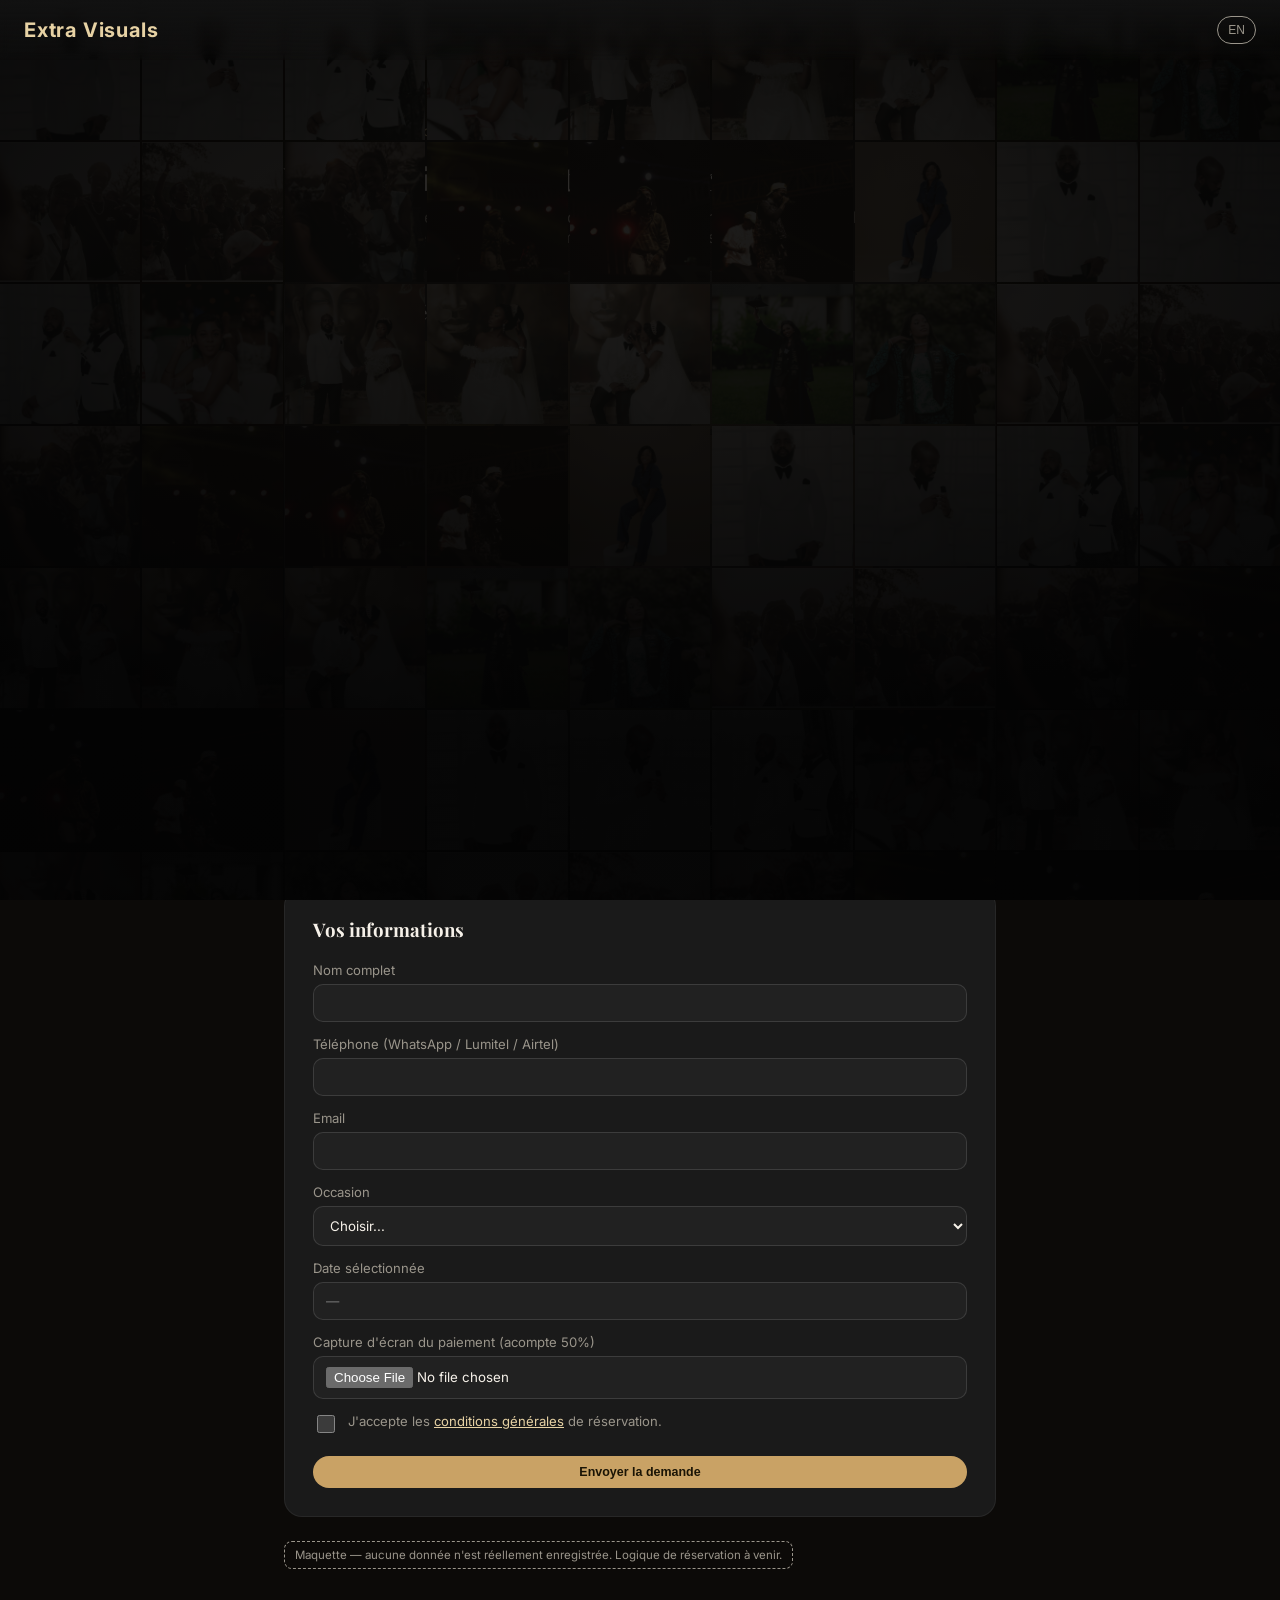
<file: booking.html>
<!doctype html>
<html lang="fr">
<head>
<meta charset="utf-8" />
<meta name="viewport" content="width=device-width, initial-scale=1" />
<title>Réservation / Booking</title>
<link rel="stylesheet" href="shared/style.css" />
<style>
  .wrap { max-width: 760px; margin: 0 auto; padding: 120px 24px 80px; }
  .back { color: var(--gold-soft); font-size: 0.85rem; }
  .panel {
    background: var(--panel);
    border-radius: 18px;
    padding: 28px;
    margin-top: 24px;
    border: 1px solid rgba(255,255,255,0.06);
  }
  .cal {
    display: grid;
    grid-template-columns: repeat(7, 1fr);
    gap: 6px;
    margin-top: 16px;
  }
  .day {
    aspect-ratio: 1;
    border-radius: 8px;
    display: flex; align-items: center; justify-content: center;
    font-size: 0.85rem;
    background: rgba(255,255,255,0.04);
    transition: transform 0.15s ease, background 0.2s ease, box-shadow 0.2s ease;
    animation: dayIn 0.35s ease backwards;
  }
  @keyframes dayIn {
    from { opacity: 0; transform: translateY(4px) scale(0.92); }
    to { opacity: 1; transform: none; }
  }
  .day.avail { background: rgba(201,162,101,0.18); color: var(--gold-soft); cursor: pointer; }
  .day.avail:hover { transform: translateY(-2px) scale(1.06); background: rgba(201,162,101,0.3); }
  .day.pending { background: rgba(230,180,60,0.18); color: #e6b43c; }
  .day.booked { background: rgba(255,255,255,0.03); color: var(--muted); text-decoration: line-through; }
  .day.selected {
    background: var(--gold); color: #1a1405; font-weight: 700;
    box-shadow: 0 0 0 3px rgba(201,162,101,0.35);
    transform: scale(1.08);
  }
  .legend { display: flex; gap: 18px; margin-top: 14px; font-size: 0.78rem; color: var(--muted); flex-wrap: wrap; }
  .legend span::before { content: "●"; margin-right: 6px; }
  .legend .l-avail::before { color: var(--gold-soft); }
  .legend .l-pending::before { color: #e6b43c; }
  .legend .l-booked::before { color: var(--muted); }
  form { display: grid; gap: 14px; margin-top: 20px; }
  label { font-size: 0.82rem; color: var(--muted); display: block; margin-bottom: 6px; }
  input, select, textarea {
    width: 100%; padding: 10px 12px; border-radius: 10px;
    border: 1px solid rgba(255,255,255,0.12);
    background: rgba(255,255,255,0.03); color: var(--cream);
    font-family: 'Inter', sans-serif;
  }
  select option { background: var(--ink); color: var(--cream); }
  .notice {
    margin-top: 16px; padding: 14px; border-radius: 10px;
    background: rgba(201,162,101,0.1); border: 1px solid rgba(201,162,101,0.3);
    font-size: 0.85rem; color: var(--gold-soft);
    animation: dayIn 0.3s ease;
  }
  .submit-btn { margin-top: 6px; }
  .stub-tag {
    display: inline-block; margin-top: 24px; font-size: 0.72rem;
    color: var(--muted); border: 1px dashed var(--muted); padding: 6px 10px; border-radius: 8px;
  }
  .terms-row {
    display: flex; align-items: flex-start; gap: 10px;
    font-size: 0.82rem; color: var(--muted);
  }
  .terms-row input[type="checkbox"] {
    width: 18px; height: 18px; margin-top: 2px; accent-color: var(--gold); flex-shrink: 0;
  }
  .terms-link {
    color: var(--gold-soft); text-decoration: underline; cursor: pointer; background: none; border: none;
    font-size: inherit; padding: 0; font-family: inherit;
  }
  .terms-box {
    display: none;
    margin-top: 12px; padding: 14px; border-radius: 10px;
    background: rgba(255,255,255,0.03); border: 1px solid rgba(255,255,255,0.1);
    font-size: 0.8rem; color: var(--muted); line-height: 1.6; max-height: 220px; overflow-y: auto;
  }
  .terms-box.open { display: block; }
</style>
</head>
<body data-lang="fr">

<div class="bg-grid" id="bgGrid" aria-hidden="true"></div>

<div class="topbar">
  <a class="brand" href="variant-c.html">Extra Visuals</a>
  <button class="lang-toggle" id="langBtn">EN</button>
</div>

<div class="wrap">
  <a class="back" href="javascript:history.back()">
    <span class="fr">← Retour aux réalisations</span>
    <span class="en">← Back to showcase</span>
  </a>

  <h1 style="margin-top:16px;">
    <span class="fr">Vérifier disponibilité & Réserver</span>
    <span class="en">Check availability & Book</span>
  </h1>
  <p style="color:var(--muted); margin-top:8px;">
    <span class="fr">Choisissez une date disponible, puis complétez vos informations. Une consultation préalable (WhatsApp, Lumitel, Airtel) est recommandée avant de réserver.</span>
    <span class="en">Pick an available date, then fill in your details. A prior consultation (WhatsApp, Lumitel, Airtel) is recommended before booking.</span>
  </p>

  <div class="panel">
    <h3>
      <span class="fr">Disponibilité — Décembre</span>
      <span class="en">Availability — December</span>
    </h3>
    <div class="cal" id="cal"></div>
    <div class="legend">
      <span class="l-avail"><span class="fr">Disponible</span><span class="en">Available</span></span>
      <span class="l-pending"><span class="fr">En attente de confirmation</span><span class="en">Pending confirmation</span></span>
      <span class="l-booked"><span class="fr">Réservé</span><span class="en">Booked</span></span>
    </div>
  </div>

  <div class="panel">
    <h3>
      <span class="fr">Vos informations</span>
      <span class="en">Your details</span>
    </h3>
    <form id="bookingForm">
      <div>
        <label><span class="fr">Nom complet</span><span class="en">Full name</span></label>
        <input type="text" required />
      </div>
      <div>
        <label><span class="fr">Téléphone (WhatsApp / Lumitel / Airtel)</span><span class="en">Phone (WhatsApp / Lumitel / Airtel)</span></label>
        <input type="tel" required />
      </div>
      <div>
        <label>Email</label>
        <input type="email" required />
      </div>
      <div>
        <label><span class="fr">Occasion</span><span class="en">Occasion</span></label>
        <select id="occasionSelect" required>
          <option value="" disabled selected data-fr="Choisir..." data-en="Choose...">Choisir...</option>
          <option value="graduation" data-fr="Remise des diplômes" data-en="Graduation">Remise des diplômes</option>
          <option value="wedding" data-fr="Mariage" data-en="Wedding">Mariage</option>
          <option value="outing" data-fr="Sortie" data-en="Outing">Sortie</option>
          <option value="nature" data-fr="Nature" data-en="Nature">Nature</option>
          <option value="podcast" data-fr="Podcast" data-en="Podcast">Podcast</option>
          <option value="promo" data-fr="Promotion produit" data-en="Product promotion">Promotion produit</option>
          <option value="other" data-fr="Autre occasion" data-en="Other occasion">Autre occasion</option>
        </select>
      </div>
      <div>
        <label><span class="fr">Date sélectionnée</span><span class="en">Selected date</span></label>
        <input type="text" id="selectedDate" placeholder="—" readonly />
      </div>
      <div>
        <label><span class="fr">Capture d'écran du paiement (acompte 50%)</span><span class="en">Payment screenshot (50% deposit)</span></label>
        <input type="file" accept="image/*" />
      </div>

      <div class="terms-row">
        <input type="checkbox" id="termsCheck" required />
        <label for="termsCheck" style="margin:0;">
          <span class="fr">J'accepte les <button type="button" class="terms-link" id="termsLink">conditions générales</button> de réservation.</span>
          <span class="en">I accept the <button type="button" class="terms-link" id="termsLink2">booking terms & conditions</button>.</span>
        </label>
      </div>
      <div class="terms-box" id="termsBox">
        <p class="fr">1. Un acompte de 50% est requis pour confirmer toute réservation. 2. La réservation reste « en attente » jusqu'à vérification du paiement par le propriétaire. 3. Les annulations moins de 7 jours avant l'événement ne sont pas remboursables. 4. La date reste bloquée dès la création de la demande, même en attente, pour éviter tout double-booking. 5. Le solde restant est dû le jour de l'événement.</p>
        <p class="en">1. A 50% deposit is required to confirm any booking. 2. The booking stays "pending" until the owner verifies payment. 3. Cancellations within 7 days of the event are non-refundable. 4. The date is held as soon as a request is created, even while pending, to prevent double-booking. 5. The remaining balance is due on the day of the event.</p>
      </div>

      <button class="cta primary submit-btn" type="submit">
        <span class="fr">Envoyer la demande</span>
        <span class="en">Send request</span>
      </button>
    </form>

    <div class="notice" id="resultNotice" style="display:none;">
      <span class="fr">Merci ! Votre créneau est <strong>en attente</strong> — il sera confirmé dès que le propriétaire valide votre acompte.</span>
      <span class="en">Thank you! Your slot is <strong>pending</strong> — it will be confirmed once the owner verifies your deposit.</span>
    </div>
  </div>

  <div class="stub-tag">
    <span class="fr">Maquette — aucune donnée n'est réellement enregistrée. Logique de réservation à venir.</span>
    <span class="en">Mockup — no data is actually saved. Real booking logic coming next.</span>
  </div>
</div>

<script src="shared/data.js"></script>
<script>
  (function populateBgGrid() {
    const grid = document.getElementById('bgGrid');
    const photos = allPhotoPaths();
    const tiles = [];
    for (let i = 0; i < 72; i++) tiles.push(photos[i % photos.length]);
    grid.innerHTML = tiles.map((src) => `<img src="${src}" loading="lazy" alt="" />`).join('');
  })();

  document.getElementById('langBtn').addEventListener('click', () => {
    const b = document.body;
    const next = b.getAttribute('data-lang') === 'fr' ? 'en' : 'fr';
    b.setAttribute('data-lang', next);
    document.getElementById('langBtn').textContent = next === 'fr' ? 'EN' : 'FR';
    document.querySelectorAll('#occasionSelect option').forEach((opt) => {
      const label = opt.dataset[next];
      if (label) opt.textContent = label;
    });
  });

  ['termsLink', 'termsLink2'].forEach((id) => {
    const btn = document.getElementById(id);
    if (btn) btn.addEventListener('click', () => document.getElementById('termsBox').classList.toggle('open'));
  });

  document.getElementById('bookingForm').addEventListener('submit', (e) => {
    e.preventDefault();
    document.getElementById('resultNotice').style.display = 'block';
    document.getElementById('resultNotice').scrollIntoView({ behavior: 'smooth', block: 'center' });
  });

  // fake calendar: Dec 2026, 31 days, random mix of states
  const cal = document.getElementById('cal');
  const states = [];
  for (let d = 1; d <= 31; d++) {
    const r = Math.random();
    states.push(r < 0.15 ? 'booked' : r < 0.25 ? 'pending' : 'avail');
  }
  states.forEach((st, i) => {
    const d = document.createElement('div');
    d.className = 'day ' + st;
    d.style.animationDelay = `${i * 15}ms`;
    d.textContent = i + 1;
    if (st === 'avail') {
      d.addEventListener('click', () => {
        document.querySelectorAll('.day.selected').forEach((el) => el.classList.remove('selected'));
        d.classList.add('selected');
        document.getElementById('selectedDate').value = `${i + 1} décembre 2026`;
      });
    }
    cal.appendChild(d);
  });
</script>
</body>
</html>
</file>
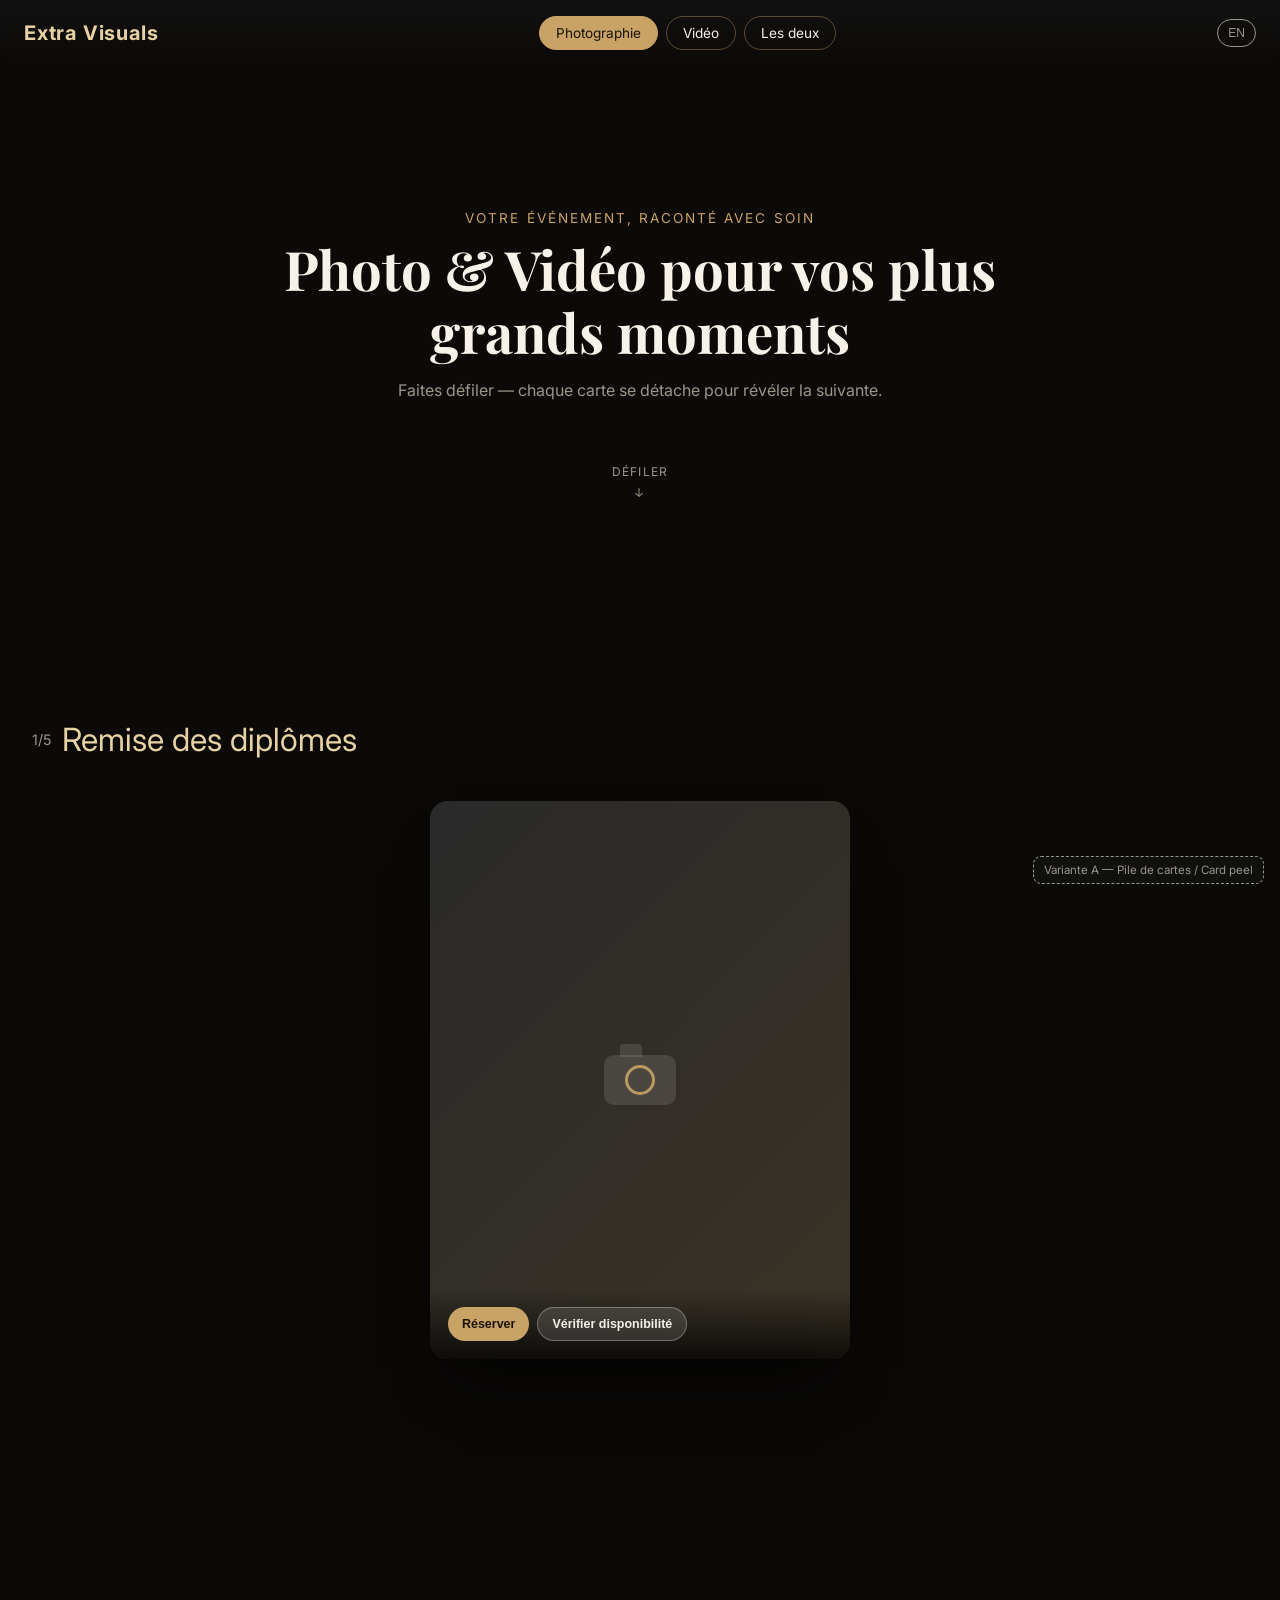
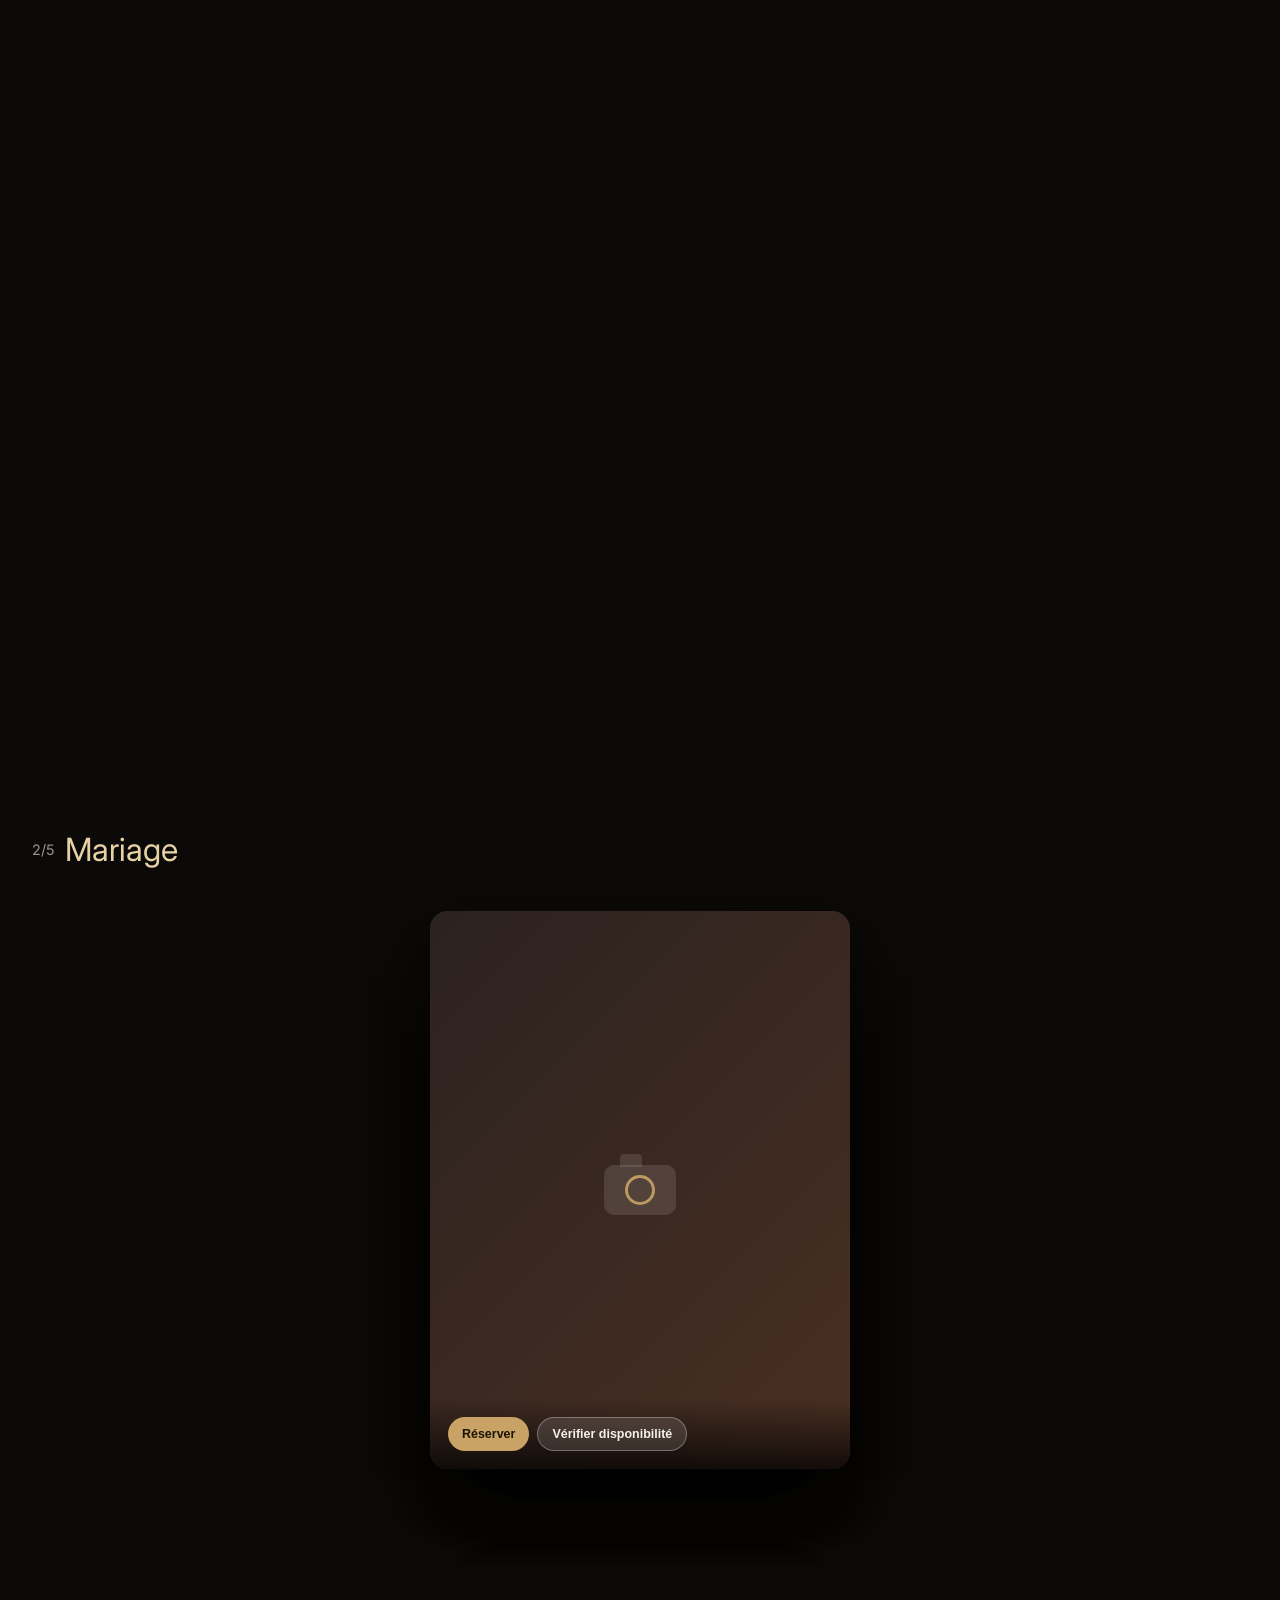
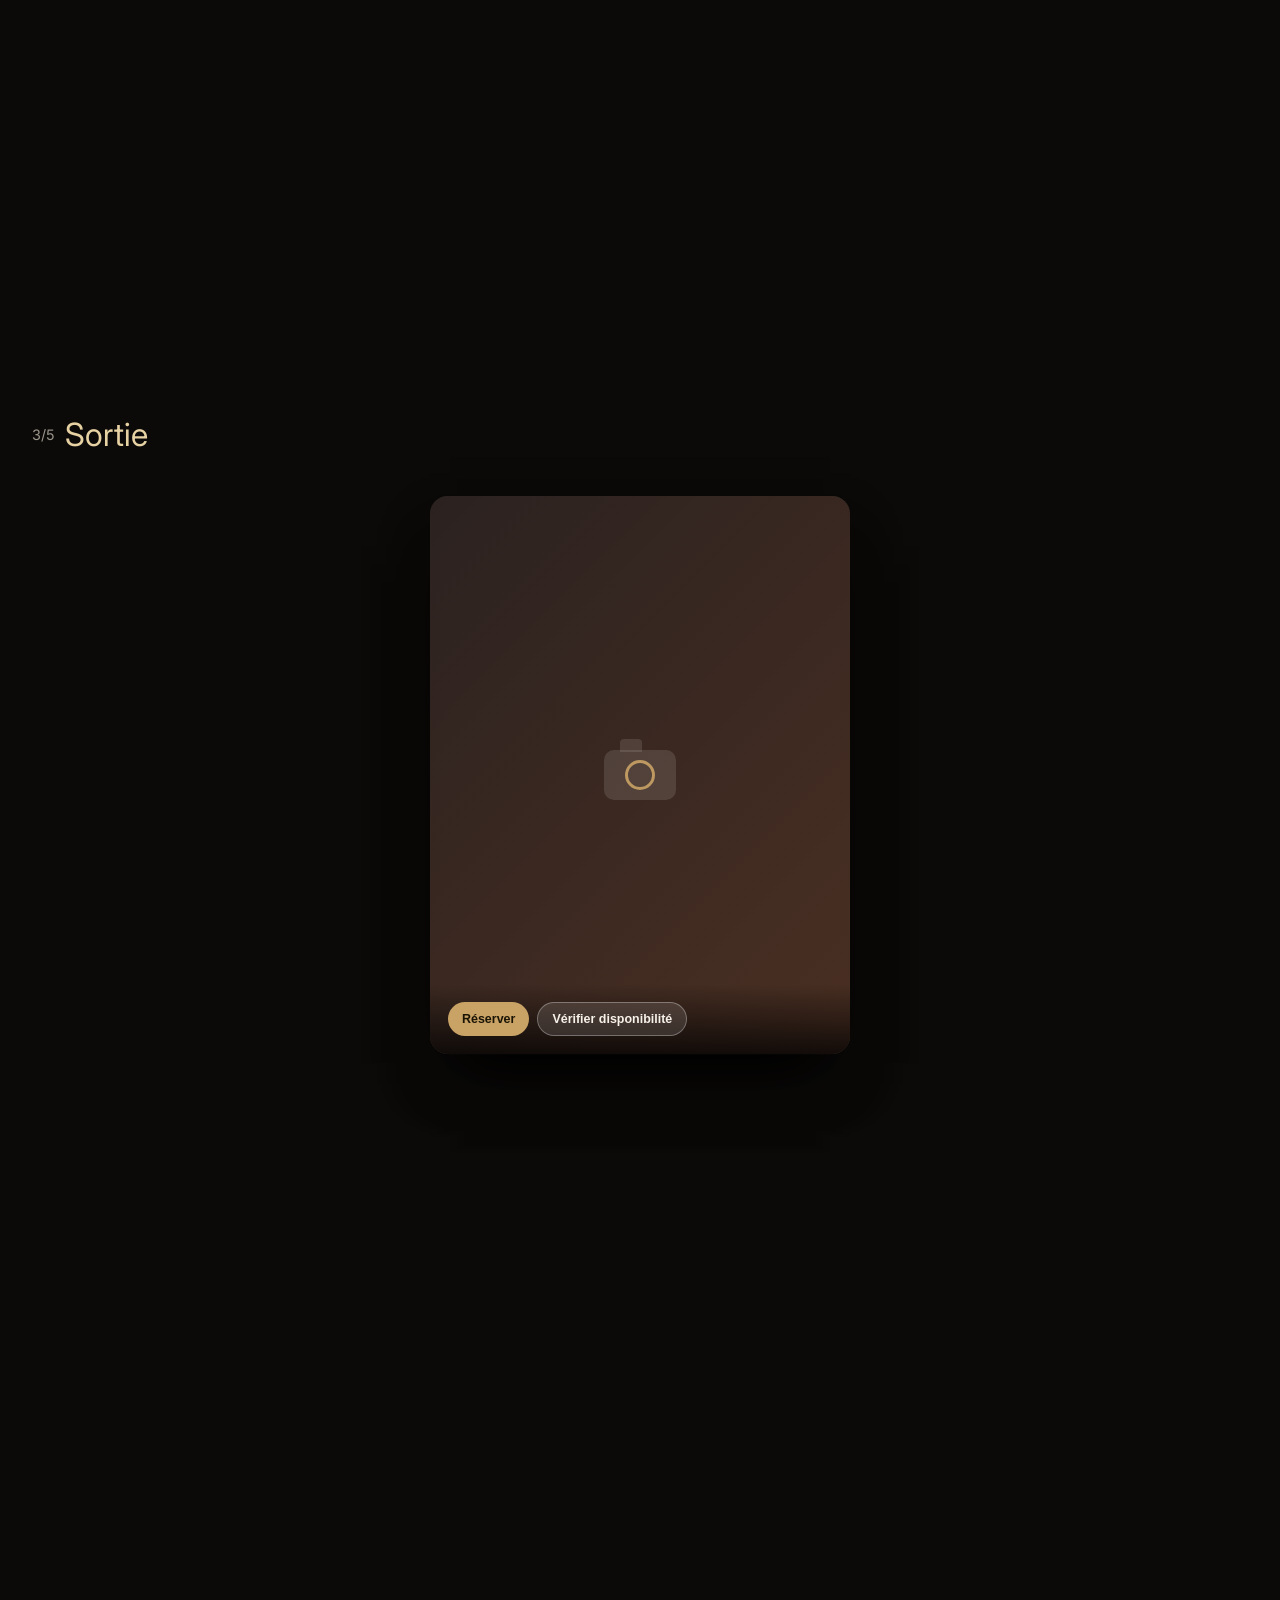
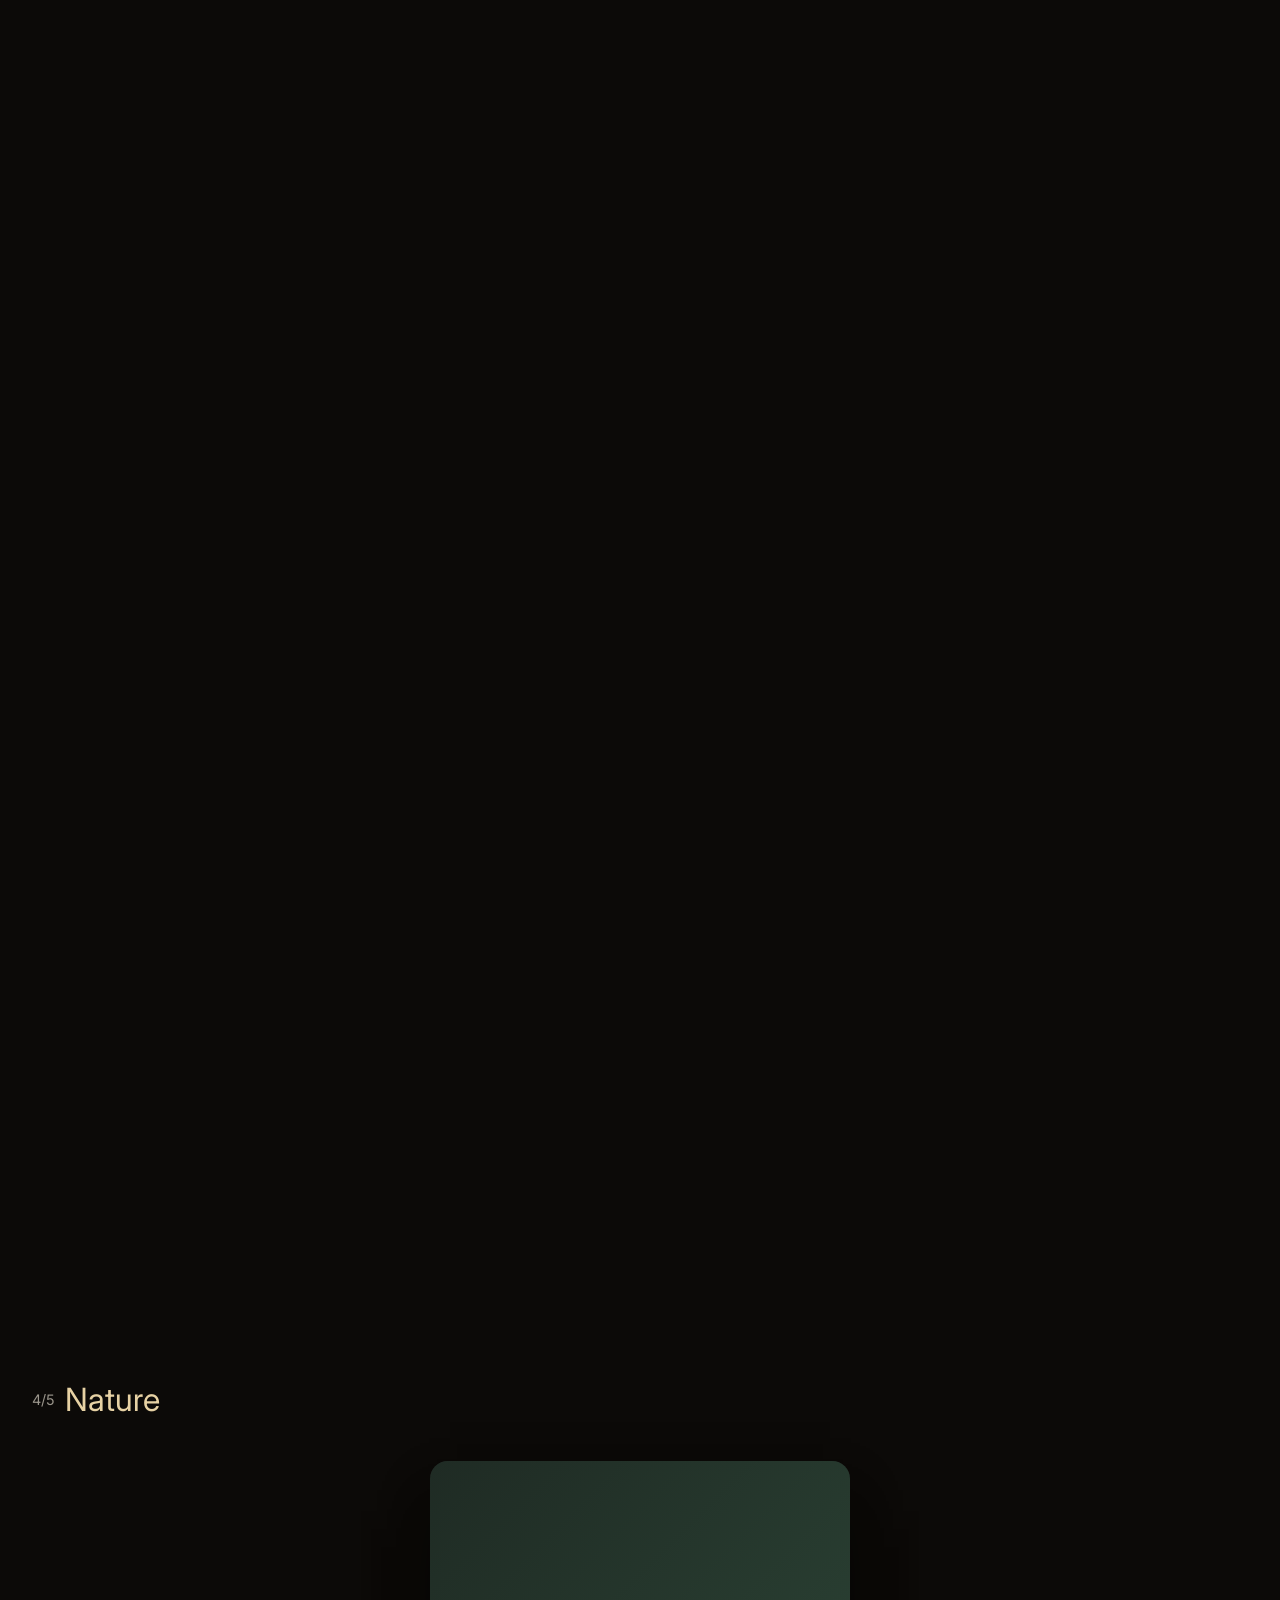
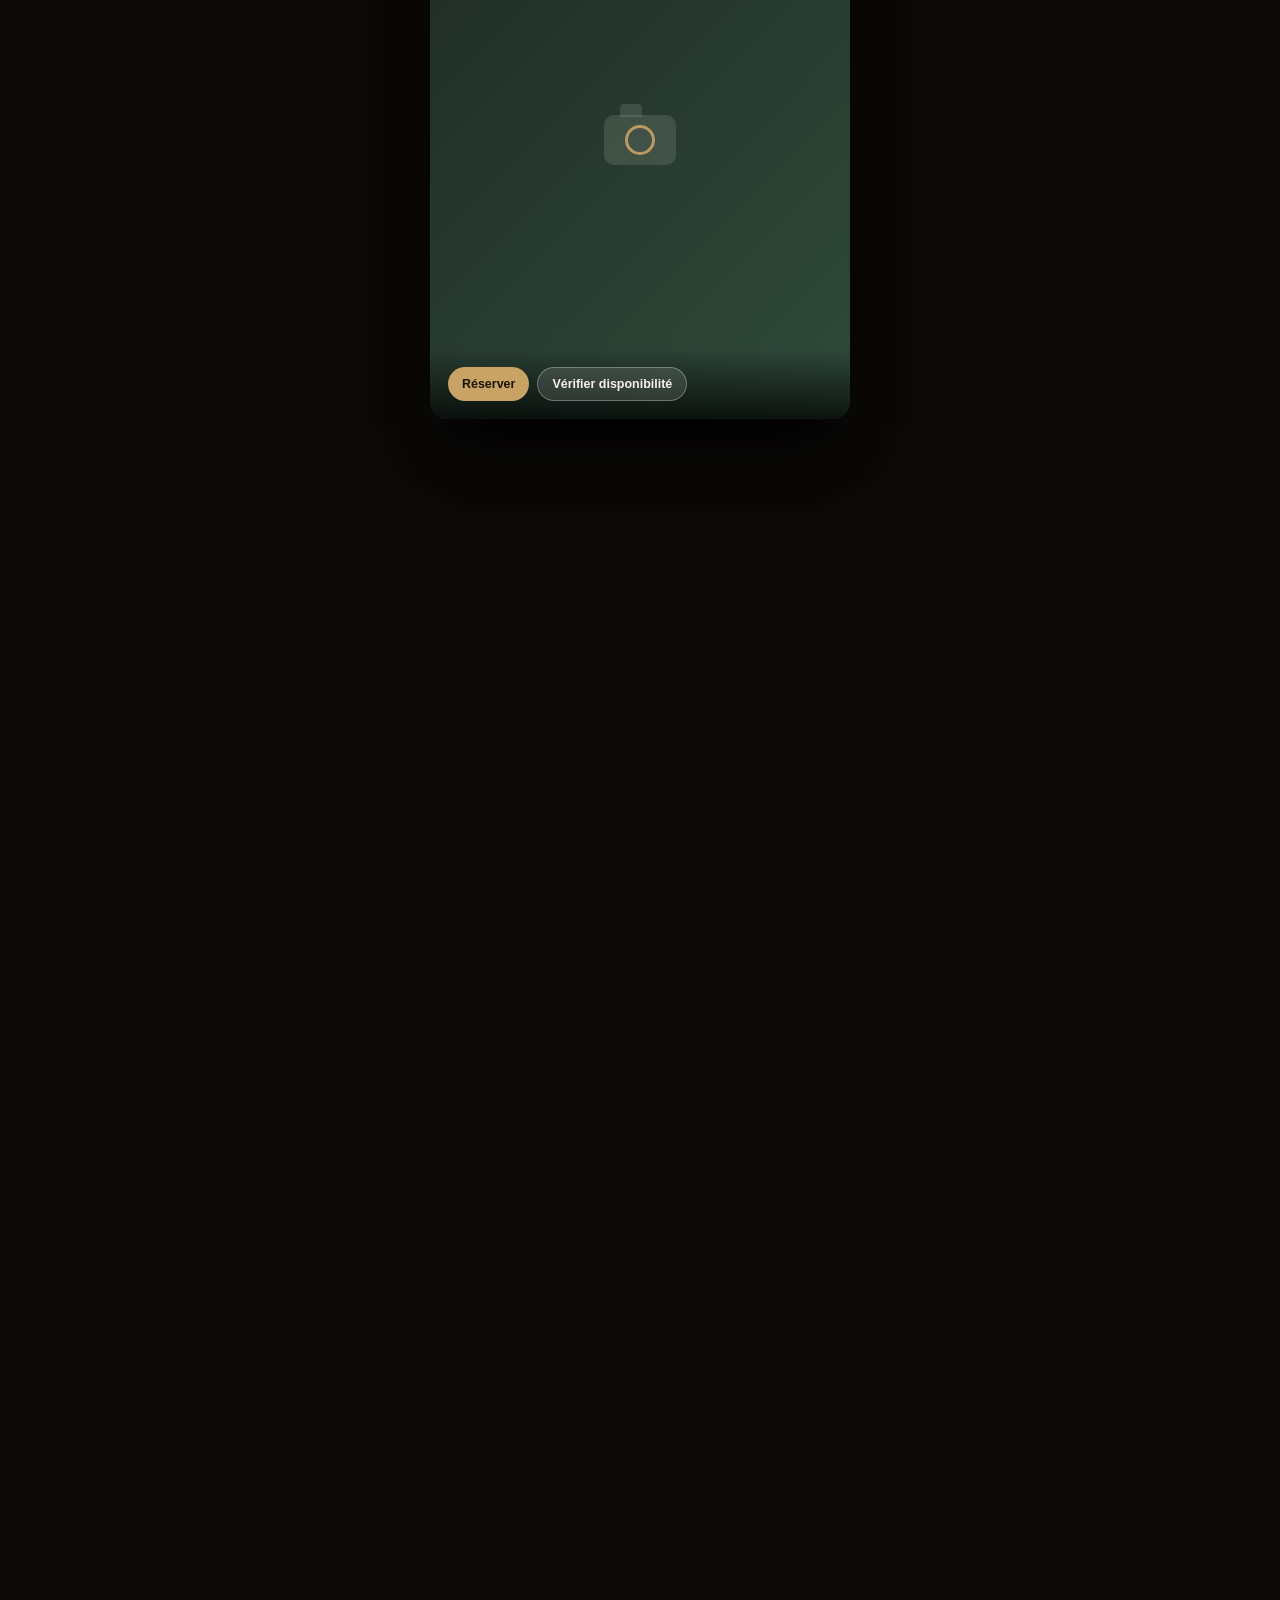
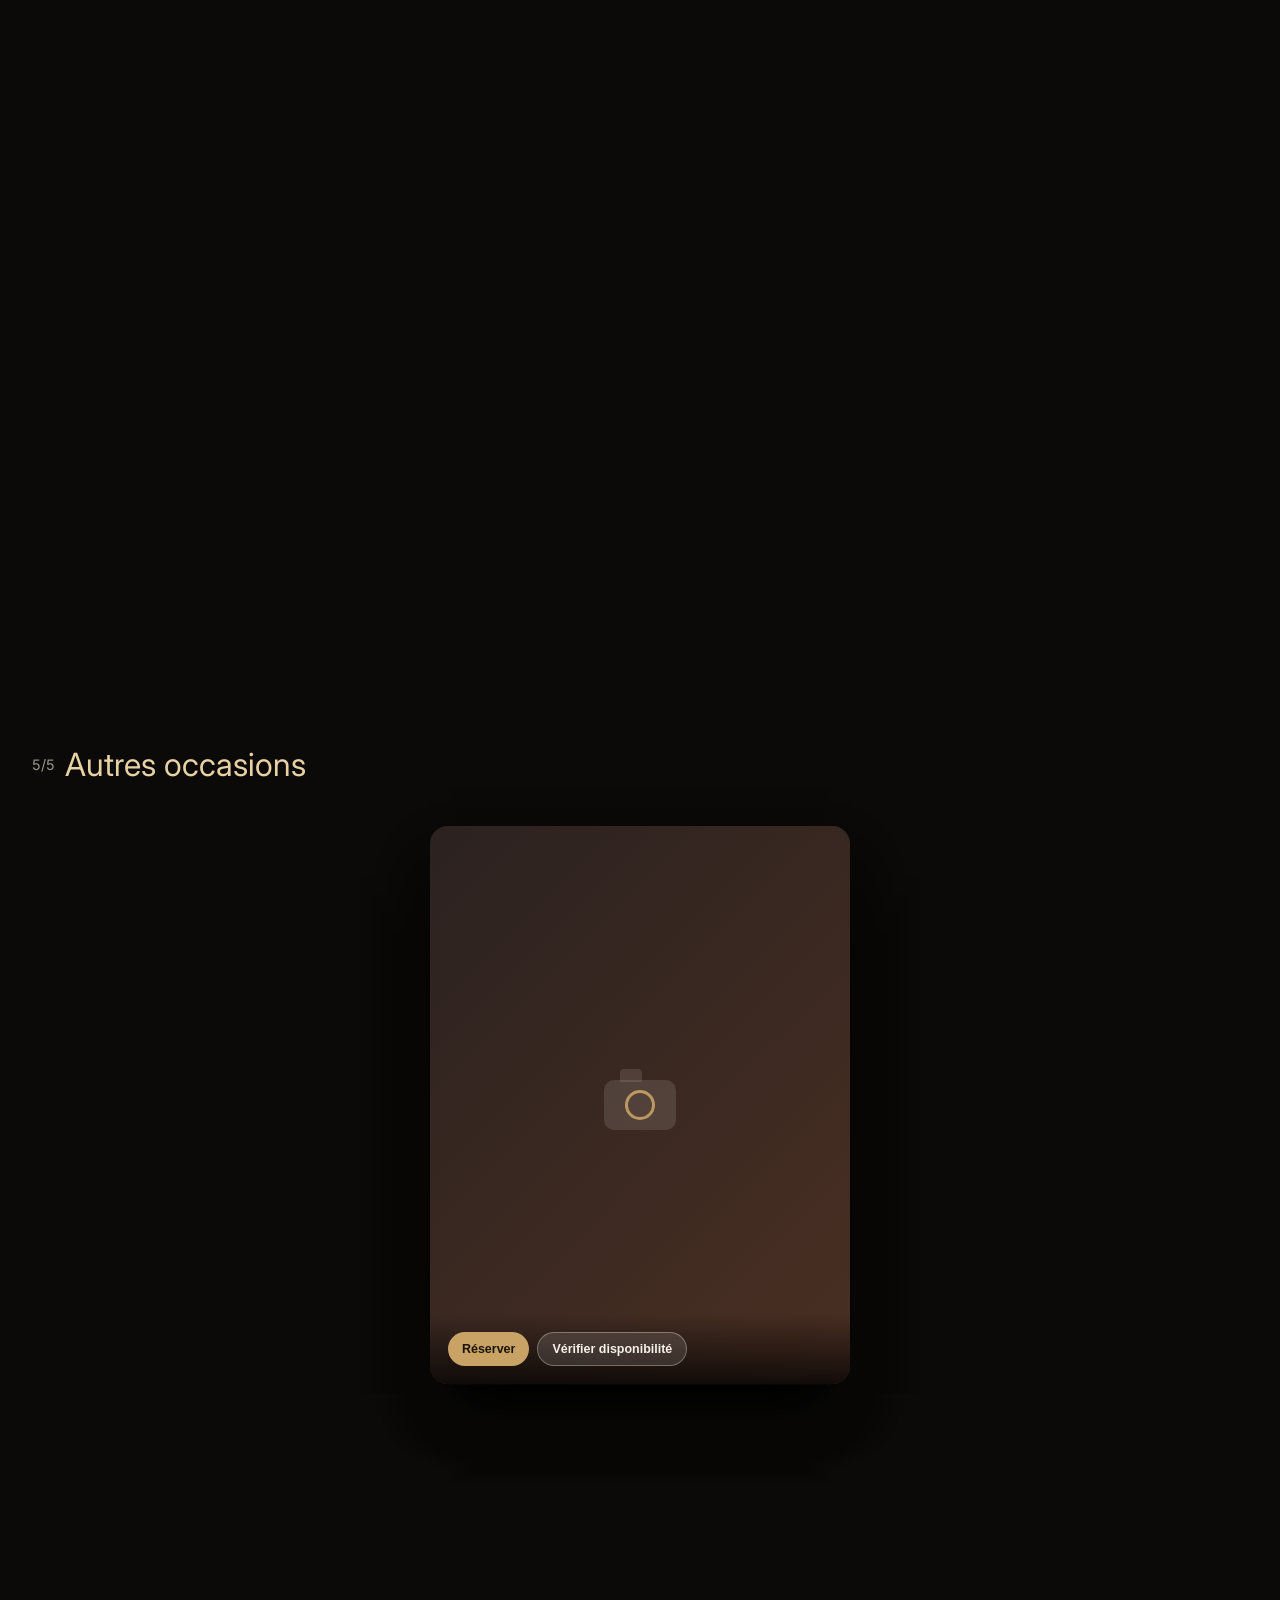
<file: variant-a.html>
<!doctype html>
<html lang="fr">
<head>
<meta charset="utf-8" />
<meta name="viewport" content="width=device-width, initial-scale=1" />
<title>Studio — Variante A (Pile de cartes)</title>
<link rel="stylesheet" href="shared/style.css" />
<style>
  .deck { position: relative; }
  .stage {
    position: sticky;
    top: 0;
    height: 100vh;
    display: flex;
    flex-direction: column;
    align-items: center;
    justify-content: center;
    overflow: hidden;
  }
  .stage .cat-label {
    position: absolute;
    top: 90px;
    left: 32px;
  }
  .stack {
    position: relative;
    width: min(420px, 82vw);
    height: min(560px, 62vh);
  }
  .stack .card {
    position: absolute;
    inset: 0;
    will-change: transform, opacity;
    transition: box-shadow 0.2s;
  }
  .variant-tag {
    position: fixed; bottom: 16px; right: 16px; z-index: 60;
    font-size: 0.72rem; color: var(--muted);
    border: 1px dashed var(--muted); padding: 6px 10px; border-radius: 8px;
    background: rgba(18,18,18,0.8);
  }
</style>
</head>
<body data-lang="fr" data-service="photography">

<div class="topbar">
  <a class="brand" href="#top">Extra Visuals</a>
  <div class="services">
    <button class="svc-btn" data-svc="photography" aria-pressed="true">
      <span class="fr">Photographie</span><span class="en">Photography</span>
    </button>
    <button class="svc-btn" data-svc="video">
      <span class="fr">Vidéo</span><span class="en">Video</span>
    </button>
    <button class="svc-btn" data-svc="both">
      <span class="fr">Les deux</span><span class="en">Both</span>
    </button>
  </div>
  <button class="lang-toggle" id="langBtn">EN</button>
</div>

<div id="top" class="hero">
  <div class="kicker fr">Votre événement, raconté avec soin</div>
  <div class="kicker en">Your event, told with care</div>
  <h1>
    <span class="fr">Photo & Vidéo pour vos plus grands moments</span>
    <span class="en">Photo & Video for your biggest moments</span>
  </h1>
  <p><span class="fr">Faites défiler — chaque carte se détache pour révéler la suivante.</span>
     <span class="en">Scroll — each card peels away to reveal the next.</span></p>
  <div class="scroll-hint"><span class="fr">Défiler</span><span class="en">Scroll</span></div>
</div>

<main id="decks"></main>

<div class="site-footer">
  <p class="fr">Prototype d'animation — aucune réservation réelle n'est enregistrée ici.</p>
  <p class="en">Animation prototype — no real booking is recorded here.</p>
</div>

<div class="variant-tag">Variante A — Pile de cartes / Card peel</div>

<script src="shared/data.js"></script>
<script>
  const root = document.getElementById('decks');

  function buildDeck(service, cat, catIndex, catTotal) {
    const items = itemsFor(cat, 3);
    const deck = document.createElement('section');
    deck.className = 'deck';
    deck.dataset.svcSection = service;
    deck.style.height = `${items.length * 95}vh`;

    const stage = document.createElement('div');
    stage.className = 'stage';

    const label = document.createElement('div');
    label.className = 'cat-label';
    label.innerHTML = `<span class="idx">${catIndex + 1}/${catTotal}</span> <span class="fr">${cat.fr}</span><span class="en">${cat.en}</span>`;
    stage.appendChild(label);

    const stack = document.createElement('div');
    stack.className = 'stack';

    items.forEach((item, i) => {
      const card = document.createElement('div');
      card.className = 'card';
      card.style.zIndex = items.length - i;
      card.dataset.i = i;

      const bg = gradientFor(item.seed);
      if (item.kind === 'video') {
        card.innerHTML = `<div class="video-thumb" style="background:${bg}"><div class="play"></div></div>`;
      } else {
        card.innerHTML = `<div class="photo-thumb" style="background:${bg}"><div class="camera"></div></div>`;
      }

      const overlay = document.createElement('div');
      overlay.className = 'overlay';
      overlay.innerHTML = `
        <button class="cta primary" onclick="location.href='booking.html'">
          <span class="fr">${STRINGS.fr.bookNow}</span><span class="en">${STRINGS.en.bookNow}</span>
        </button>
        <button class="cta ghost" onclick="location.href='booking.html'">
          <span class="fr">${STRINGS.fr.checkAvail}</span><span class="en">${STRINGS.en.checkAvail}</span>
        </button>
      `;
      card.appendChild(overlay);
      stack.appendChild(card);
    });

    stage.appendChild(stack);
    deck.appendChild(stage);
    return deck;
  }

  function render(service) {
    root.innerHTML = '';
    const services = service === 'both' ? ['photography', 'video'] : [service];
    services.forEach((svc) => {
      CATEGORIES[svc].forEach((cat, i) => {
        root.appendChild(buildDeck(svc, cat, i, CATEGORIES[svc].length));
      });
    });
    updateStacks();
  }

  function clamp(v, a, b) { return Math.max(a, Math.min(b, v)); }

  function updateStacks() {
    document.querySelectorAll('.deck').forEach((deck) => {
      const rect = deck.getBoundingClientRect();
      const total = rect.height - window.innerHeight;
      const scrolled = clamp(-rect.top, 0, Math.max(total, 1));
      const progress = total > 0 ? scrolled / total : 0;

      const cards = deck.querySelectorAll('.card');
      const n = cards.length;
      const pos = progress * n;
      const current = Math.floor(clamp(pos, 0, n - 0.0001));

      cards.forEach((card, i) => {
        const idx = Number(card.dataset.i);
        if (idx < current) {
          card.style.transform = `translateY(-130%) rotate(-12deg)`;
          card.style.opacity = '0';
        } else if (idx === current) {
          const local = clamp(pos - current, 0, 1);
          card.style.transform = `translateY(${-130 * local}%) rotate(${-12 * local}deg)`;
          card.style.opacity = `${1 - local}`;
        } else {
          const depth = idx - current;
          card.style.transform = `translateY(${depth * 10}px) scale(${1 - depth * 0.035})`;
          card.style.opacity = '1';
        }
      });
    });
  }

  let ticking = false;
  window.addEventListener('scroll', () => {
    if (!ticking) {
      requestAnimationFrame(() => { updateStacks(); ticking = false; });
      ticking = true;
    }
  });
  window.addEventListener('resize', updateStacks);

  document.querySelectorAll('.svc-btn').forEach((btn) => {
    btn.addEventListener('click', () => {
      document.querySelectorAll('.svc-btn').forEach((b) => b.setAttribute('aria-pressed', 'false'));
      btn.setAttribute('aria-pressed', 'true');
      document.body.setAttribute('data-service', btn.dataset.svc);
      render(btn.dataset.svc);
      document.getElementById('top').scrollIntoView({ behavior: 'instant', block: 'start' });
    });
  });

  document.getElementById('langBtn').addEventListener('click', () => {
    const b = document.body;
    const next = b.getAttribute('data-lang') === 'fr' ? 'en' : 'fr';
    b.setAttribute('data-lang', next);
    document.getElementById('langBtn').textContent = next === 'fr' ? 'EN' : 'FR';
  });

  render('photography');
</script>
</body>
</html>
</file>
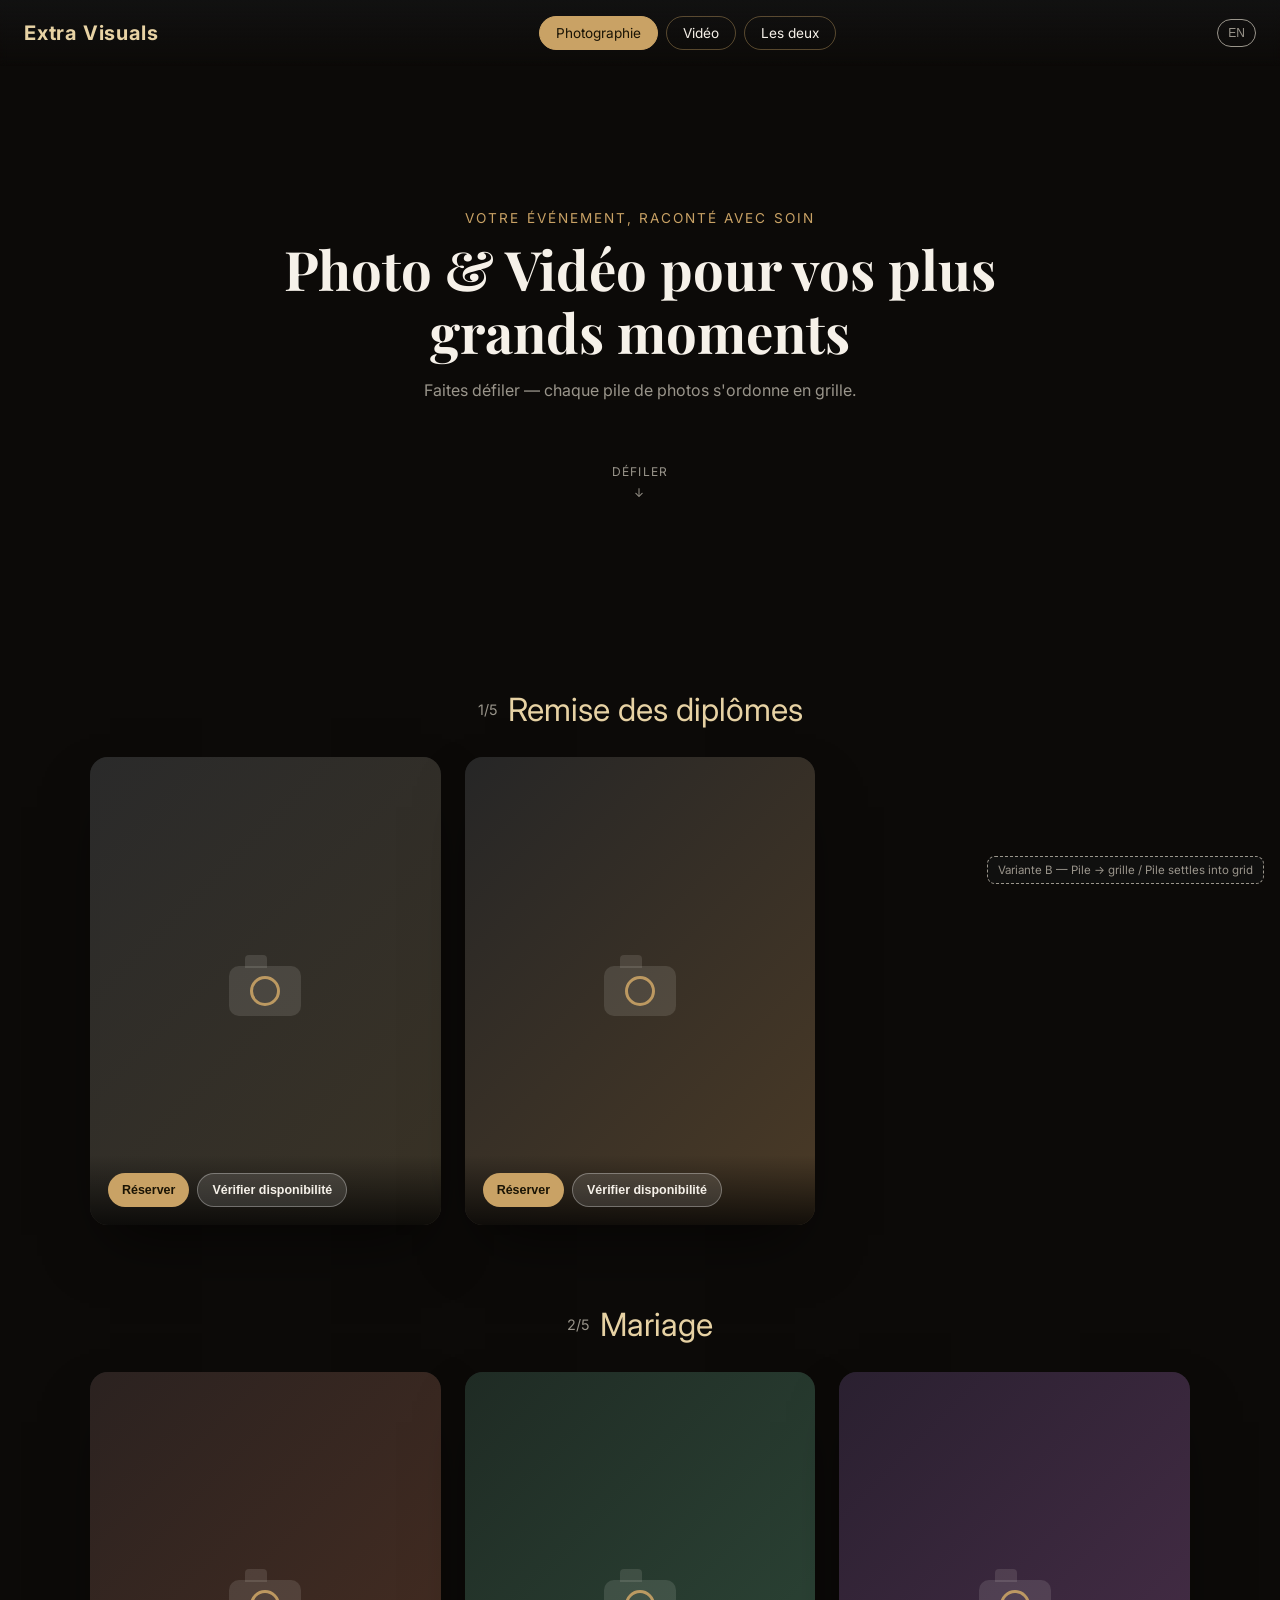
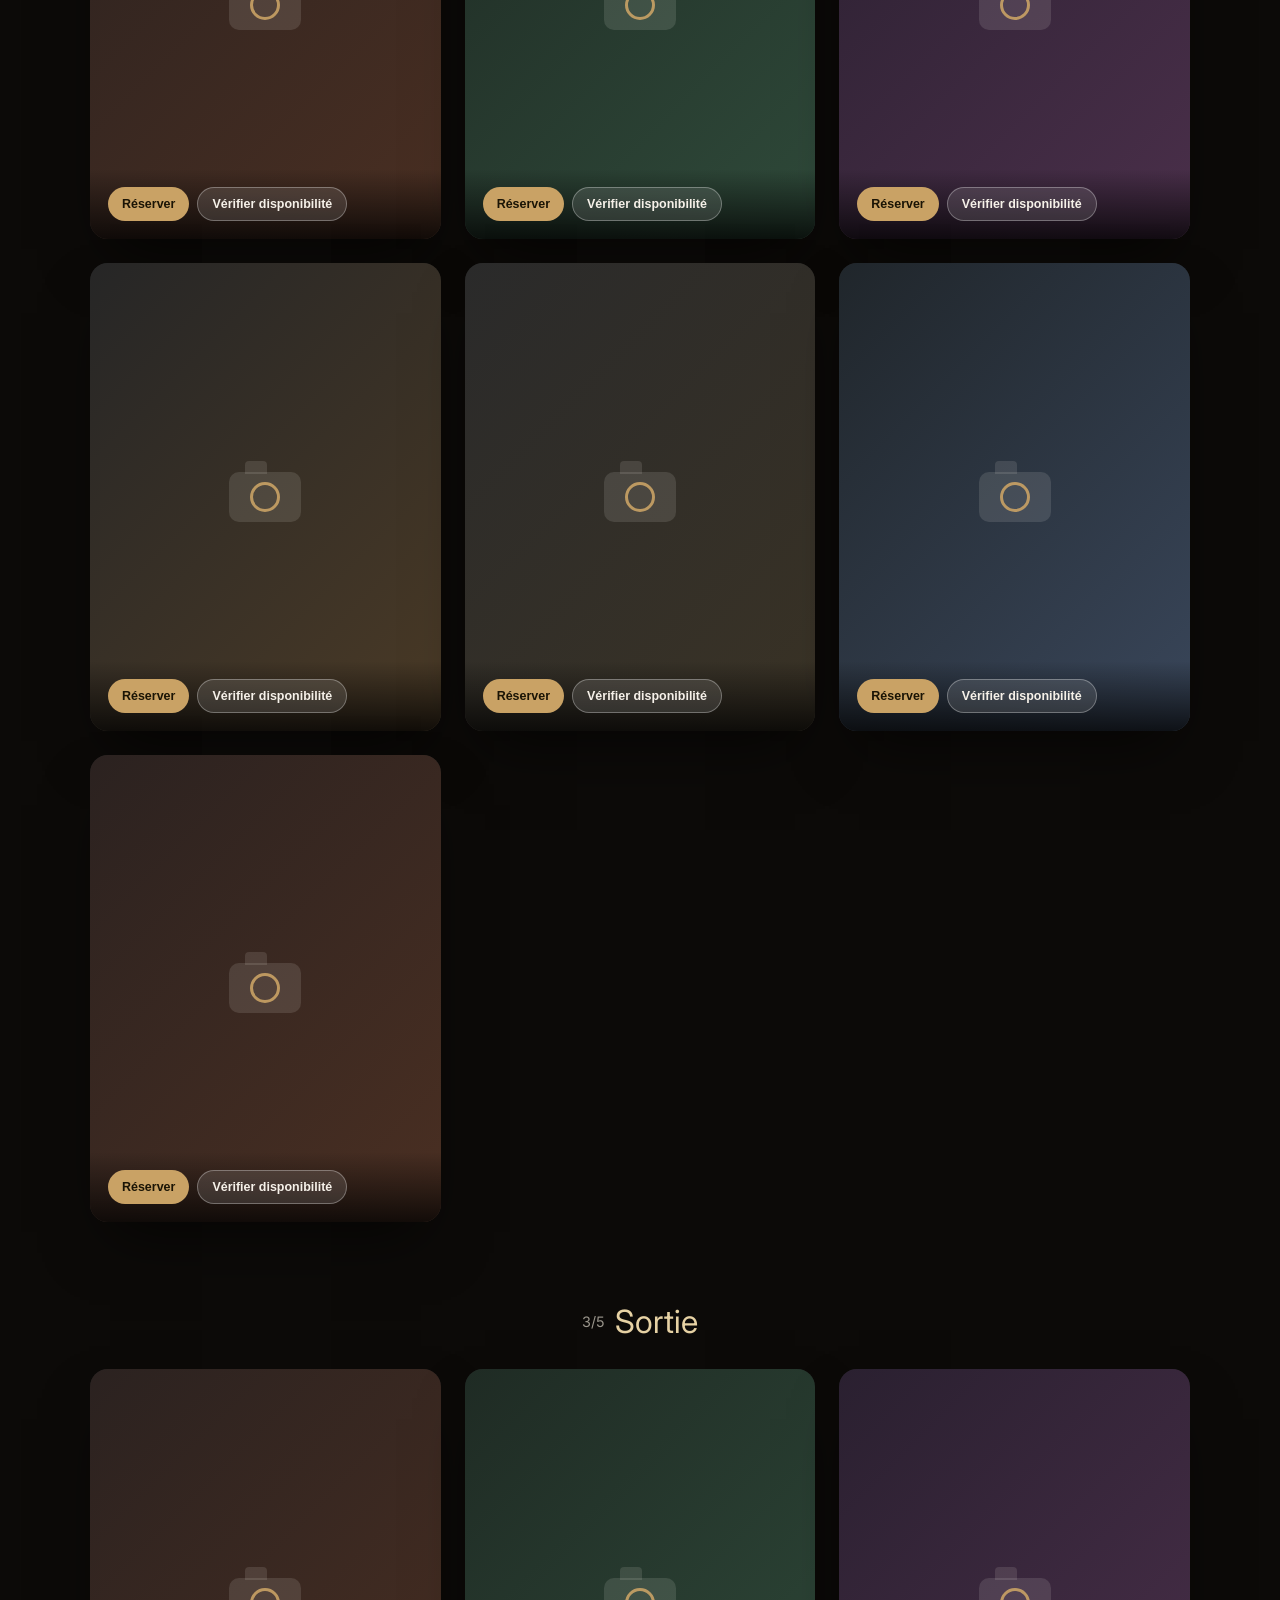
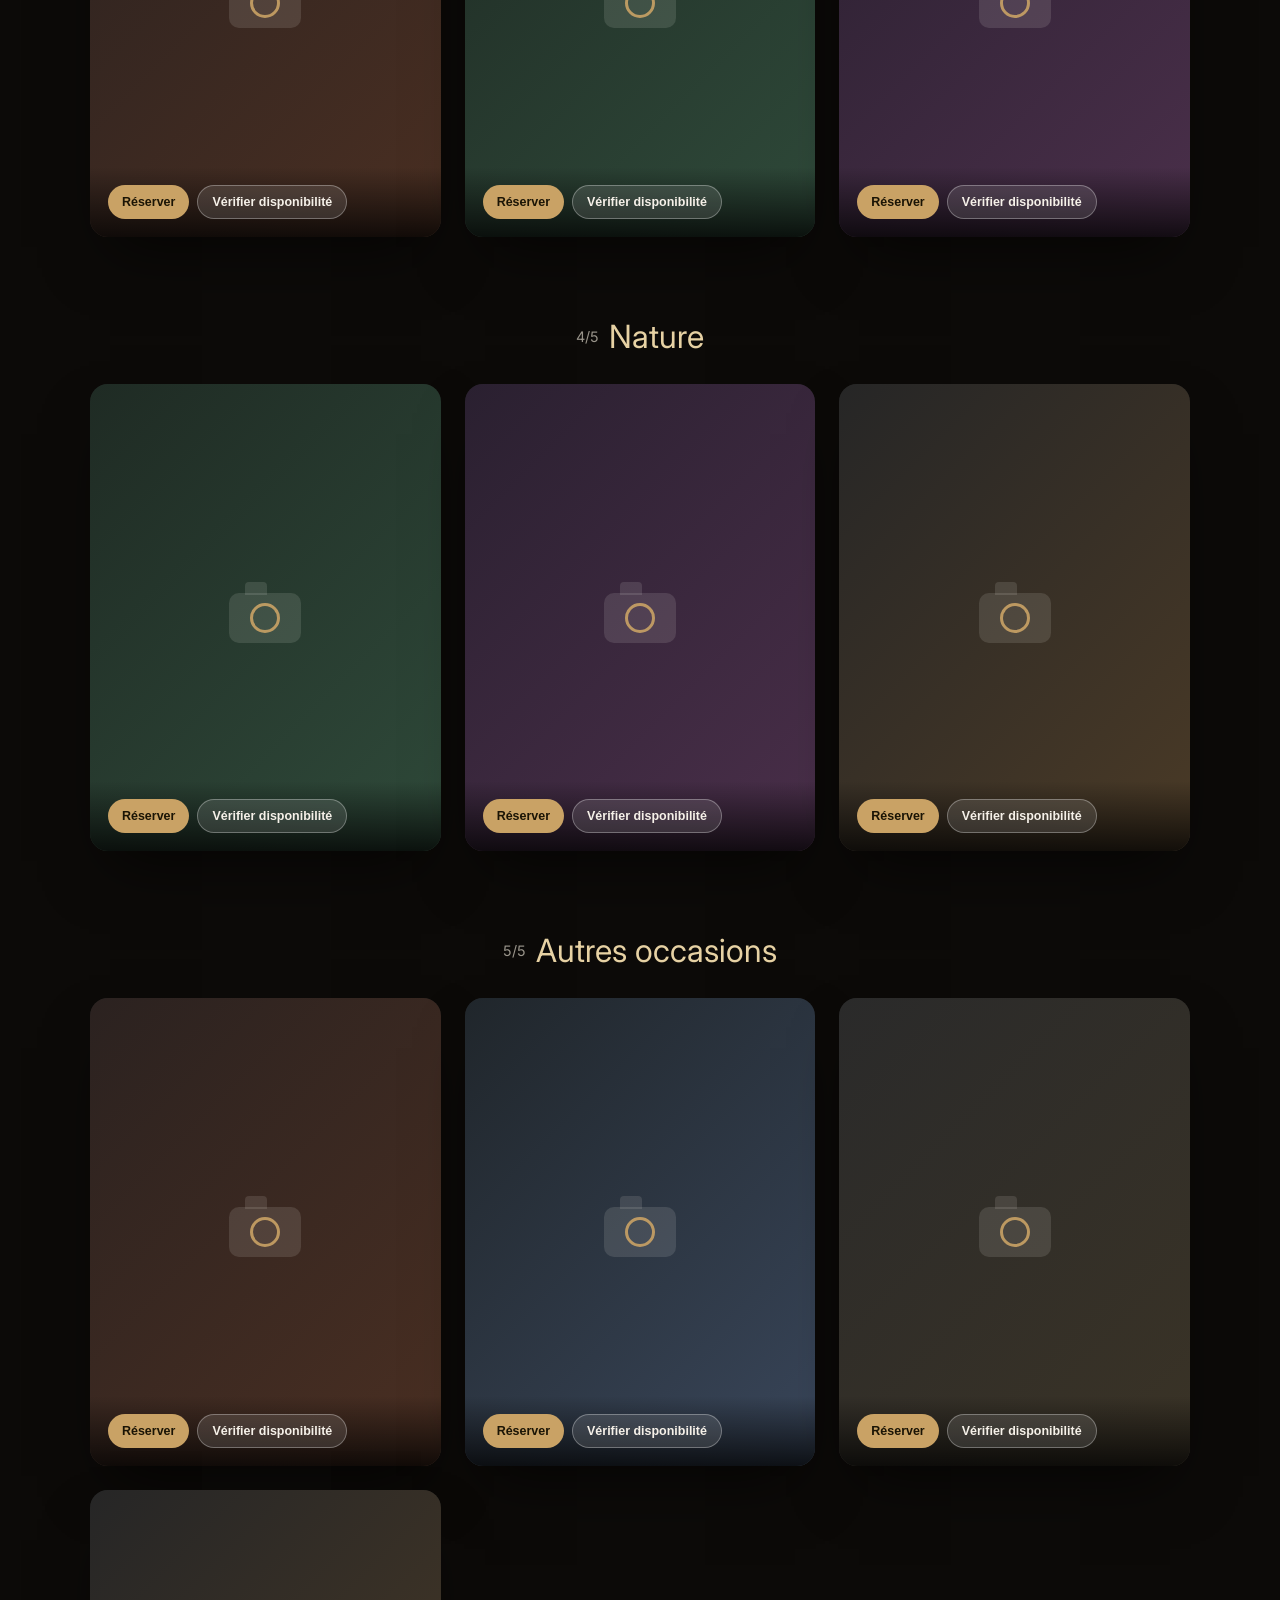
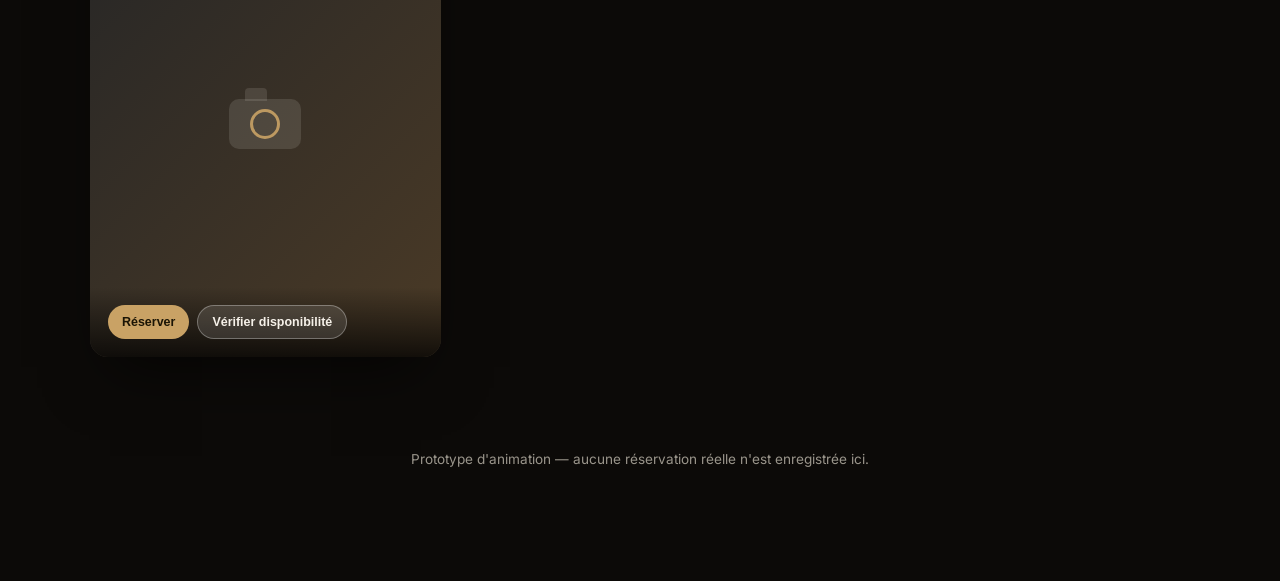
<file: variant-b.html>
<!doctype html>
<html lang="fr">
<head>
<meta charset="utf-8" />
<meta name="viewport" content="width=device-width, initial-scale=1" />
<title>Studio — Variante B (Pile qui s'ordonne)</title>
<link rel="stylesheet" href="shared/style.css" />
<style>
  .section { padding: 60px 24px 20px; }
  .section .cat-label { margin-bottom: 28px; justify-content: center; }
  .grid {
    display: grid;
    grid-template-columns: repeat(3, 1fr);
    gap: 24px;
    max-width: 1100px;
    margin: 0 auto;
  }
  @media (max-width: 860px) {
    .grid { grid-template-columns: repeat(2, 1fr); }
  }
  @media (max-width: 560px) {
    .grid { grid-template-columns: 1fr; }
  }
  .grid .card {
    width: 100%;
    aspect-ratio: 3/4;
    opacity: 0;
    transition: transform 0.7s cubic-bezier(0.22, 1, 0.36, 1), opacity 0.7s ease;
  }
  .grid .card.settled {
    transform: none !important;
    opacity: 1;
  }
  .variant-tag {
    position: fixed; bottom: 16px; right: 16px; z-index: 60;
    font-size: 0.72rem; color: var(--muted);
    border: 1px dashed var(--muted); padding: 6px 10px; border-radius: 8px;
    background: rgba(18,18,18,0.8);
  }
</style>
</head>
<body data-lang="fr" data-service="photography">

<div class="topbar">
  <a class="brand" href="#top">Extra Visuals</a>
  <div class="services">
    <button class="svc-btn" data-svc="photography" aria-pressed="true">
      <span class="fr">Photographie</span><span class="en">Photography</span>
    </button>
    <button class="svc-btn" data-svc="video">
      <span class="fr">Vidéo</span><span class="en">Video</span>
    </button>
    <button class="svc-btn" data-svc="both">
      <span class="fr">Les deux</span><span class="en">Both</span>
    </button>
  </div>
  <button class="lang-toggle" id="langBtn">EN</button>
</div>

<div id="top" class="hero">
  <div class="kicker fr">Votre événement, raconté avec soin</div>
  <div class="kicker en">Your event, told with care</div>
  <h1>
    <span class="fr">Photo & Vidéo pour vos plus grands moments</span>
    <span class="en">Photo & Video for your biggest moments</span>
  </h1>
  <p><span class="fr">Faites défiler — chaque pile de photos s'ordonne en grille.</span>
     <span class="en">Scroll — each pile of photos settles into a grid.</span></p>
  <div class="scroll-hint"><span class="fr">Défiler</span><span class="en">Scroll</span></div>
</div>

<main id="sections"></main>

<div class="site-footer">
  <p class="fr">Prototype d'animation — aucune réservation réelle n'est enregistrée ici.</p>
  <p class="en">Animation prototype — no real booking is recorded here.</p>
</div>

<div class="variant-tag">Variante B — Pile → grille / Pile settles into grid</div>

<script src="shared/data.js"></script>
<script>
  const root = document.getElementById('sections');

  function randomPileTransform() {
    const rot = (Math.random() * 16 - 8).toFixed(1);
    const dx = (Math.random() * 40 - 20).toFixed(0);
    const dy = (Math.random() * 30 + 10).toFixed(0);
    return `translate(${dx}px, ${dy}px) rotate(${rot}deg) scale(0.92)`;
  }

  function buildSection(service, cat, catIndex, catTotal) {
    const items = itemsFor(cat, 3);
    const section = document.createElement('section');
    section.className = 'section';

    const label = document.createElement('div');
    label.className = 'cat-label';
    label.innerHTML = `<span class="idx">${catIndex + 1}/${catTotal}</span> <span class="fr">${cat.fr}</span><span class="en">${cat.en}</span>`;
    section.appendChild(label);

    const grid = document.createElement('div');
    grid.className = 'grid';

    items.forEach((item, i) => {
      const card = document.createElement('div');
      card.className = 'card';
      card.style.transform = randomPileTransform();
      card.style.transitionDelay = `${i * 90}ms`;

      const bg = gradientFor(item.seed);
      if (item.kind === 'video') {
        card.innerHTML = `<div class="video-thumb" style="background:${bg}"><div class="play"></div></div>`;
      } else {
        card.innerHTML = `<div class="photo-thumb" style="background:${bg}"><div class="camera"></div></div>`;
      }

      const overlay = document.createElement('div');
      overlay.className = 'overlay';
      overlay.innerHTML = `
        <button class="cta primary" onclick="location.href='booking.html'">
          <span class="fr">${STRINGS.fr.bookNow}</span><span class="en">${STRINGS.en.bookNow}</span>
        </button>
        <button class="cta ghost" onclick="location.href='booking.html'">
          <span class="fr">${STRINGS.fr.checkAvail}</span><span class="en">${STRINGS.en.checkAvail}</span>
        </button>
      `;
      card.appendChild(overlay);
      grid.appendChild(card);
    });

    section.appendChild(grid);
    return section;
  }

  let observer;
  function render(service) {
    root.innerHTML = '';
    const services = service === 'both' ? ['photography', 'video'] : [service];
    services.forEach((svc) => {
      CATEGORIES[svc].forEach((cat, i) => {
        root.appendChild(buildSection(svc, cat, i, CATEGORIES[svc].length));
      });
    });

    if (observer) observer.disconnect();
    observer = new IntersectionObserver((entries) => {
      entries.forEach((entry) => {
        if (entry.isIntersecting) {
          entry.target.querySelectorAll('.card').forEach((c) => c.classList.add('settled'));
          observer.unobserve(entry.target);
        }
      });
    }, { threshold: 0.2, rootMargin: '0px 0px -10% 0px' });

    root.querySelectorAll('.section').forEach((s) => observer.observe(s));
  }

  document.querySelectorAll('.svc-btn').forEach((btn) => {
    btn.addEventListener('click', () => {
      document.querySelectorAll('.svc-btn').forEach((b) => b.setAttribute('aria-pressed', 'false'));
      btn.setAttribute('aria-pressed', 'true');
      document.body.setAttribute('data-service', btn.dataset.svc);
      render(btn.dataset.svc);
      document.getElementById('top').scrollIntoView({ behavior: 'instant', block: 'start' });
    });
  });

  document.getElementById('langBtn').addEventListener('click', () => {
    const b = document.body;
    const next = b.getAttribute('data-lang') === 'fr' ? 'en' : 'fr';
    b.setAttribute('data-lang', next);
    document.getElementById('langBtn').textContent = next === 'fr' ? 'EN' : 'FR';
  });

  render('photography');
</script>
</body>
</html>
</file>
<file: shared/style.css>
@import url('https://fonts.googleapis.com/css2?family=Playfair+Display:wght@600;700&family=Inter:wght@400;500;600&display=swap');

:root {
  color-scheme: dark;
  --ink: #121212;
  --panel: #1a1a1a;
  --cream: #f6f1e9;
  --gold: #c9a265;
  --gold-soft: #e7d2a4;
  --muted: #9a958b;
}

* { box-sizing: border-box; }
html, body { margin: 0; padding: 0; }
body {
  background: #0c0a08;
  color: var(--cream);
  font-family: 'Inter', sans-serif;
  overflow-x: hidden;
}

/* a dimmed grid of real event photos, fixed behind everything, standing in
   for a flat background — gives the whole site a photography-studio feel
   even in the margins where no page content sits */
.bg-grid {
  position: fixed;
  inset: 0;
  z-index: 0;
  display: grid;
  grid-template-columns: repeat(auto-fill, minmax(140px, 1fr));
  grid-auto-rows: 140px;
  gap: 2px;
  overflow: hidden;
  filter: grayscale(0.35) brightness(0.5);
}
.bg-grid img { width: 100%; height: 100%; object-fit: cover; display: block; }
/* sits after the <img> tiles in the DOM, so it dims them without needing
   a separate stacking layer */
.bg-grid::after {
  content: "";
  position: absolute; inset: 0;
  background: radial-gradient(
    ellipse 80% 55% at 50% 28%,
    rgba(20,16,12,0.82) 0%,
    rgba(14,11,9,0.9) 45%,
    rgba(6,5,6,0.97) 100%
  );
}
h1, h2, h3 { font-family: 'Playfair Display', serif; margin: 0; }

/* language toggle */
body[data-lang="fr"] .en { display: none; }
body[data-lang="en"] .fr { display: none; }

a { color: inherit; text-decoration: none; }

/* ---------- top bar ---------- */
.topbar {
  position: fixed;
  top: 0; left: 0; right: 0;
  z-index: 50;
  display: flex;
  align-items: center;
  justify-content: space-between;
  padding: 16px 24px;
  background: linear-gradient(to bottom, rgba(18,18,18,0.95), rgba(18,18,18,0));
  backdrop-filter: blur(4px);
}
.brand { font-size: 1.25rem; font-weight: 700; letter-spacing: 0.04em; color: var(--gold-soft); }
.services { display: flex; gap: 8px; }
.svc-btn {
  font-family: 'Inter', sans-serif;
  font-size: 0.85rem;
  padding: 8px 16px;
  border-radius: 999px;
  border: 1px solid rgba(201,162,101,0.4);
  background: transparent;
  color: var(--cream);
  cursor: pointer;
  transition: all 0.2s ease;
}
.svc-btn:hover { border-color: var(--gold); }
.svc-btn[aria-pressed="true"] { background: var(--gold); color: #1a1405; border-color: var(--gold); }
.lang-toggle {
  font-size: 0.75rem;
  padding: 6px 10px;
  border-radius: 999px;
  border: 1px solid var(--muted);
  background: transparent;
  color: var(--muted);
  cursor: pointer;
}
.lang-toggle:hover { color: var(--cream); border-color: var(--cream); }

@media (max-width: 640px) {
  .topbar { flex-wrap: wrap; row-gap: 8px; padding: 12px 16px; }
  .services { order: 3; flex: 1 1 100%; justify-content: center; flex-wrap: wrap; }
}

/* ---------- hero ---------- */
.hero {
  min-height: 70vh;
  display: flex;
  flex-direction: column;
  align-items: center;
  justify-content: center;
  text-align: center;
  padding: 120px 24px 40px;
}
.hero .kicker { color: var(--gold); font-size: 0.85rem; letter-spacing: 0.15em; text-transform: uppercase; margin-bottom: 12px; }
.hero h1 { font-size: clamp(2rem, 5vw, 3.4rem); max-width: 820px; line-height: 1.15; }
.hero p { color: var(--muted); margin-top: 16px; font-size: 1rem; }
.scroll-hint { margin-top: 48px; font-size: 0.75rem; color: var(--muted); letter-spacing: 0.1em; text-transform: uppercase; }
.scroll-hint::after { content: "↓"; display: block; margin-top: 6px; animation: bob 1.6s ease-in-out infinite; }
@keyframes bob { 0%,100% { transform: translateY(0); } 50% { transform: translateY(6px); } }

/* ---------- category label ---------- */
.cat-label {
  font-size: clamp(1.4rem, 3vw, 2rem);
  color: var(--gold-soft);
  display: flex;
  align-items: center;
  gap: 10px;
}
.cat-label .idx { color: var(--muted); font-family: 'Inter', sans-serif; font-size: 0.9rem; }

/* ---------- card (shared look) ---------- */
.card {
  position: relative;
  width: min(420px, 82vw);
  border-radius: 18px;
  overflow: hidden;
  box-shadow: 0 30px 60px -20px rgba(0,0,0,0.6);
  background: var(--panel);
}
.card img { width: 100%; height: 100%; object-fit: cover; display: block; }
.card .video-thumb {
  width: 100%; height: 100%;
  background: linear-gradient(135deg, #2a2a2a, #3a3326, #2a2a2a);
  display: flex; align-items: center; justify-content: center;
  position: relative;
}
.card .video-thumb .play {
  width: 64px; height: 64px; border-radius: 50%;
  background: rgba(201,162,101,0.9);
  display: flex; align-items: center; justify-content: center;
}
.card .video-thumb .play::after {
  content: "";
  border-left: 18px solid #1a1a1a;
  border-top: 11px solid transparent;
  border-bottom: 11px solid transparent;
  margin-left: 4px;
}
.card .photo-thumb {
  width: 100%; height: 100%;
  display: flex; align-items: center; justify-content: center;
}
.card .photo-thumb .camera {
  width: 72px; height: 50px;
  border-radius: 10px;
  background: rgba(246,241,233,0.12);
  position: relative;
}
.card .photo-thumb .camera::before {
  content: "";
  position: absolute; top: -11px; left: 16px;
  width: 22px; height: 13px;
  border-radius: 4px 4px 0 0;
  background: rgba(246,241,233,0.12);
}
.card .photo-thumb .camera::after {
  content: "";
  position: absolute; inset: 0; margin: auto;
  width: 24px; height: 24px;
  border-radius: 50%;
  border: 3px solid rgba(201,162,101,0.9);
}
.card .overlay {
  position: absolute; left: 0; right: 0; bottom: 0;
  padding: 18px;
  background: linear-gradient(to top, rgba(0,0,0,0.75), rgba(0,0,0,0));
  display: flex; gap: 8px; flex-wrap: wrap;
}
.cta {
  font-size: 0.78rem;
  padding: 9px 14px;
  border-radius: 999px;
  font-weight: 600;
  cursor: pointer;
  border: none;
}
.cta.primary { background: var(--gold); color: #1a1405; }
.cta.ghost { background: rgba(255,255,255,0.12); color: var(--cream); border: 1px solid rgba(255,255,255,0.3); }

/* ---------- footer ---------- */
.site-footer {
  text-align: center;
  padding: 60px 24px 100px;
  color: var(--muted);
  font-size: 0.85rem;
}
</file>
